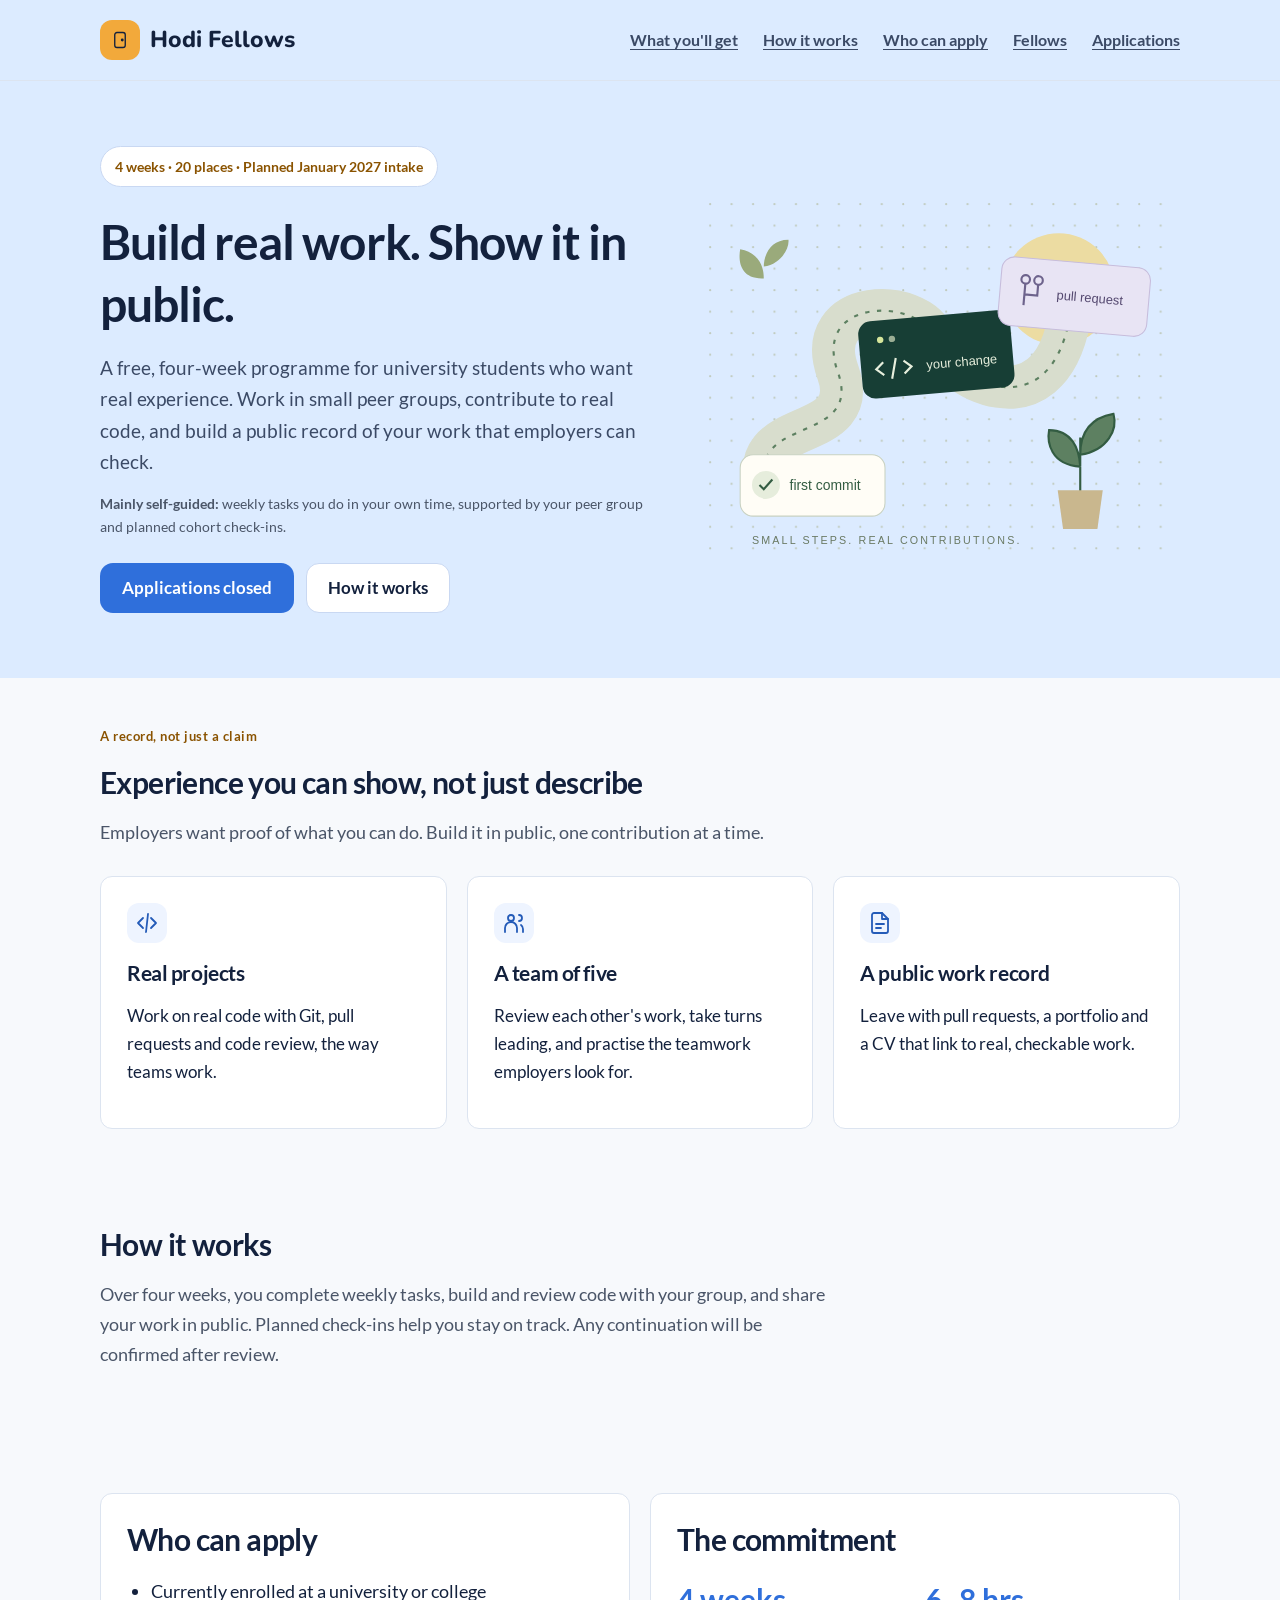
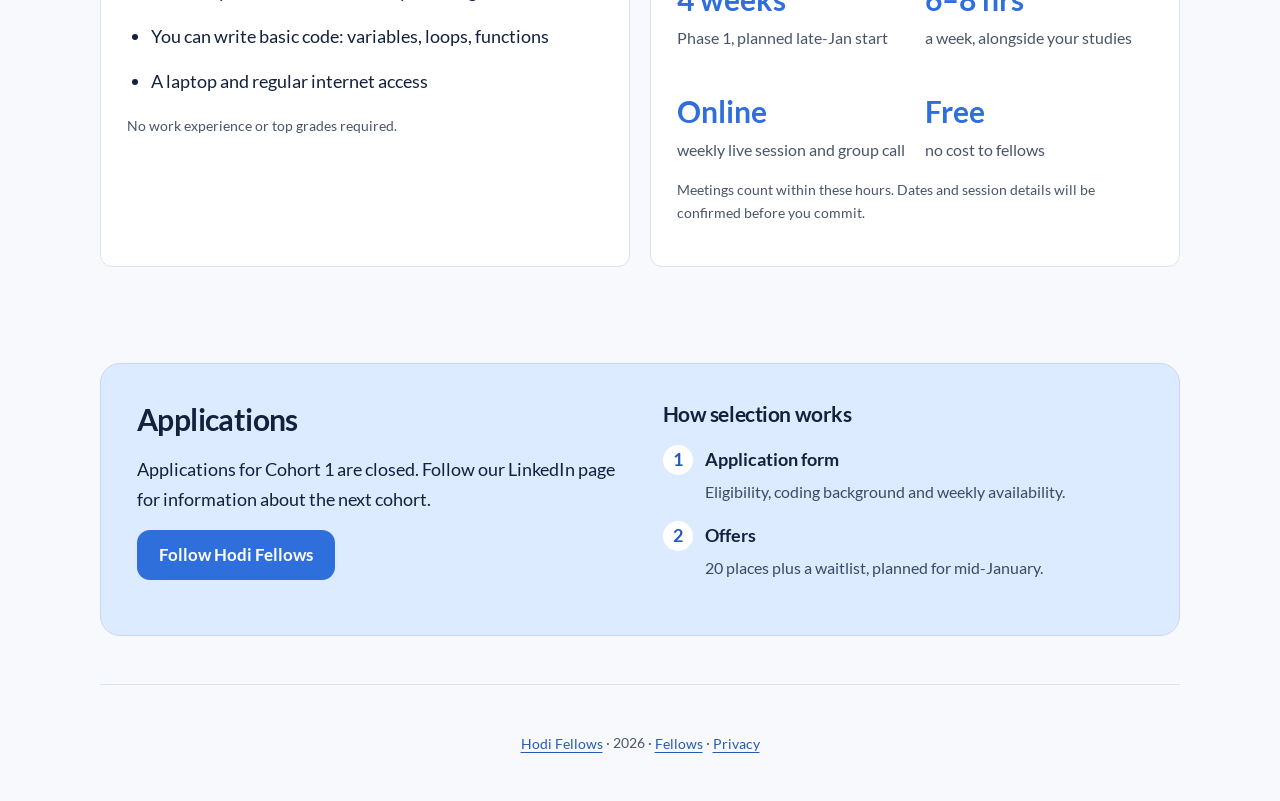
<file: index.html>
<!doctype html>
<html lang="en">
  <head>
    <meta charset="utf-8" />
    <meta name="viewport" content="width=device-width, initial-scale=1" />
    <meta
      name="description"
      content="A free programme helping university students gain practical experience, contribute to real projects and show their work in public."
    />
    <meta name="theme-color" content="#DCEBFF" />
    <title>Hodi Fellows | Build real work and show it in public</title>
    <link rel="icon" href="assets/brand/favicon.svg" type="image/svg+xml" />
    <link rel="icon" href="assets/brand/favicon-32.png" sizes="32x32" type="image/png" />
    <link rel="apple-touch-icon" href="assets/brand/apple-touch-icon.png" />
    <link rel="preload" href="assets/fonts/nunito-latin.woff2" as="font" type="font/woff2" crossorigin />
    <link rel="preload" href="assets/fonts/lato-400-latin.woff2" as="font" type="font/woff2" crossorigin />
    <link rel="preload" href="assets/fonts/lato-700-latin.woff2" as="font" type="font/woff2" crossorigin />
    <link rel="stylesheet" href="assets/styles.css" />
    <script type="module" src="assets/site.js?v=closed-20261125"></script>
  </head>
  <body>
    <a class="skip-link" href="#main">Skip to content</a>
    <header class="site-header">
      <nav class="container nav" aria-label="Main navigation">
        <a class="brand" href="index.html"
          ><span class="logo" data-icon="door"><svg viewBox="0 0 24 24" width="24" height="24" fill="none" stroke="currentColor" stroke-width="1.8" stroke-linecap="round" stroke-linejoin="round" aria-hidden="true" focusable="false"><rect x="5" y="2" width="14" height="20" rx="3"/><circle cx="15" cy="12" r="1"/></svg></span>Hodi Fellows</a
        >
        <button
          class="button secondary menu-toggle"
          type="button"
          aria-controls="nav-links"
          aria-expanded="false"
          aria-label="Open navigation"
        >
          <span data-icon="menu"><svg viewBox="0 0 24 24" width="24" height="24" fill="none" stroke="currentColor" stroke-width="1.8" stroke-linecap="round" stroke-linejoin="round" aria-hidden="true" focusable="false"><path d="M4 6h16M4 12h16M4 18h16"/></svg></span>
        </button>
        <div id="nav-links" class="nav-links">
          <a href="#record">What you'll get</a><a href="#how">How it works</a
          ><a href="#who">Who can apply</a
          ><a href="fellows/">Fellows</a
          ><a href="#apply">Applications</a>
        </div>
      </nav>
    </header>
    <main id="main">
      <section class="hero">
        <div class="container hero-grid">
          <div>
            <p class="pill">
              4 weeks &middot; 20 places &middot; Planned January 2027 intake
            </p>
            <h1>Build real work. Show it in public.</h1>
            <p class="lead">
              A free, four-week programme for university students who want real
              experience. Work in small peer groups, contribute to real code, and
              build a public record of your work that employers can check.
            </p>
            <p class="small">
              <strong>Mainly self-guided:</strong> weekly tasks you do in your own
              time, supported by your peer group and planned cohort check-ins.
            </p>
            <div class="actions">
              <a class="button primary" href="#apply"
                >Applications closed</a
              ><a class="button secondary" href="#how">How it works</a>
            </div>
          </div>
          <div class="hero-art">
            <img
              src="assets/hodi-learning-path.svg"
              width="440"
              height="330"
              alt="A winding learning path from a first commit, through your code change, to a pull request."
            />
          </div>
        </div>
      </section>
      <section id="record" class="container section">
        <p class="eyebrow">A record, not just a claim</p>
        <h2>Experience you can show, not just describe</h2>
        <p class="section-intro">
          Employers want proof of what you can do. Build it in public, one
          contribution at a time.
        </p>
        <div class="three-grid">
          <article class="card">
            <span class="icon-tile" data-icon="code"><svg viewBox="0 0 24 24" width="24" height="24" fill="none" stroke="currentColor" stroke-width="1.8" stroke-linecap="round" stroke-linejoin="round" aria-hidden="true" focusable="false"><path d="m8 7-5 5 5 5m8-10 5 5-5 5m-3-14-2 18"/></svg></span>
            <h3>Real projects</h3>
            <p>
              Work on real code with Git, pull requests and code review, the
              way teams work.
            </p>
          </article>
          <article class="card">
            <span class="icon-tile" data-icon="people"><svg viewBox="0 0 24 24" width="24" height="24" fill="none" stroke="currentColor" stroke-width="1.8" stroke-linecap="round" stroke-linejoin="round" aria-hidden="true" focusable="false"><circle cx="9" cy="7" r="3"/><path d="M3 21v-4a6 6 0 0 1 12 0v4m2-17a3 3 0 0 1 0 6m2 4a5 5 0 0 1 2 4v3"/></svg></span>
            <h3>A team of five</h3>
            <p>
              Review each other's work, take turns leading, and practise the
              teamwork employers look for.
            </p>
          </article>
          <article class="card">
            <span class="icon-tile" data-icon="file"><svg viewBox="0 0 24 24" width="24" height="24" fill="none" stroke="currentColor" stroke-width="1.8" stroke-linecap="round" stroke-linejoin="round" aria-hidden="true" focusable="false"><path d="M14 2H6a2 2 0 0 0-2 2v16a2 2 0 0 0 2 2h12a2 2 0 0 0 2-2V8Z"/><path d="M14 2v6h6M8 13h8m-8 4h5"/></svg></span>
            <h3>A public work record</h3>
            <p>
              Leave with pull requests, a portfolio and a CV that link to real,
              checkable work.
            </p>
          </article>
        </div>
      </section>
      <section id="how" class="container section">
        <h2>How it works</h2>
        <p class="section-intro">
          Over four weeks, you complete weekly tasks, build and review code with
          your group, and share your work in public. Planned check-ins help you
          stay on track. Any continuation will be confirmed after review.
        </p>
      </section>
      <section id="who" class="container section two-grid">
        <article class="card">
          <h2>Who can apply</h2>
          <ul class="comfortable-list">
            <li>Currently enrolled at a university or college</li>
            <li>You can write basic code: variables, loops, functions</li>
            <li>A laptop and regular internet access</li>
          </ul>
          <p class="small">No work experience or top grades required.</p>
        </article>
        <article class="card">
          <h2>The commitment</h2>
          <div class="stats">
            <p><strong>4 weeks</strong>Phase 1, planned late-Jan start</p>
            <p><strong>6&ndash;8 hrs</strong>a week, alongside your studies</p>
            <p><strong>Online</strong>weekly live session and group call</p>
            <p><strong>Free</strong>no cost to fellows</p>
          </div>
          <p class="small">
            Meetings count within these hours. Dates and session details will be
            confirmed before you commit.
          </p>
        </article>
      </section>
      <section id="apply" class="container section">
        <div class="apply-panel">
          <div>
            <h2>Applications</h2>
            <p>
              Applications for Cohort 1 are closed. Follow our LinkedIn page
              for information about the next cohort.
            </p>
            <a class="button primary" href="https://www.linkedin.com/company/hodi-fellows" target="_blank" rel="noopener noreferrer"
              >Follow Hodi Fellows</a
            >
          </div>
          <div>
            <h3>How selection works</h3>
            <ol class="selection">
              <li>
                <strong>Application form</strong>
                <p>Eligibility, coding background and weekly availability.</p>
              </li>
              <li>
                <strong>Offers</strong>
                <p>20 places plus a waitlist, planned for mid-January.</p>
              </li>
            </ol>
          </div>
        </div>
      </section>
    </main>
    <footer class="container footer compact-footer">
      <p>
        <a href="index.html">Hodi Fellows</a> &middot; 2026 &middot;
        <a href="fellows/">Fellows</a> &middot;
        <a href="privacy.html">Privacy</a>
      </p>
    </footer>
  </body>
</html>
</file>
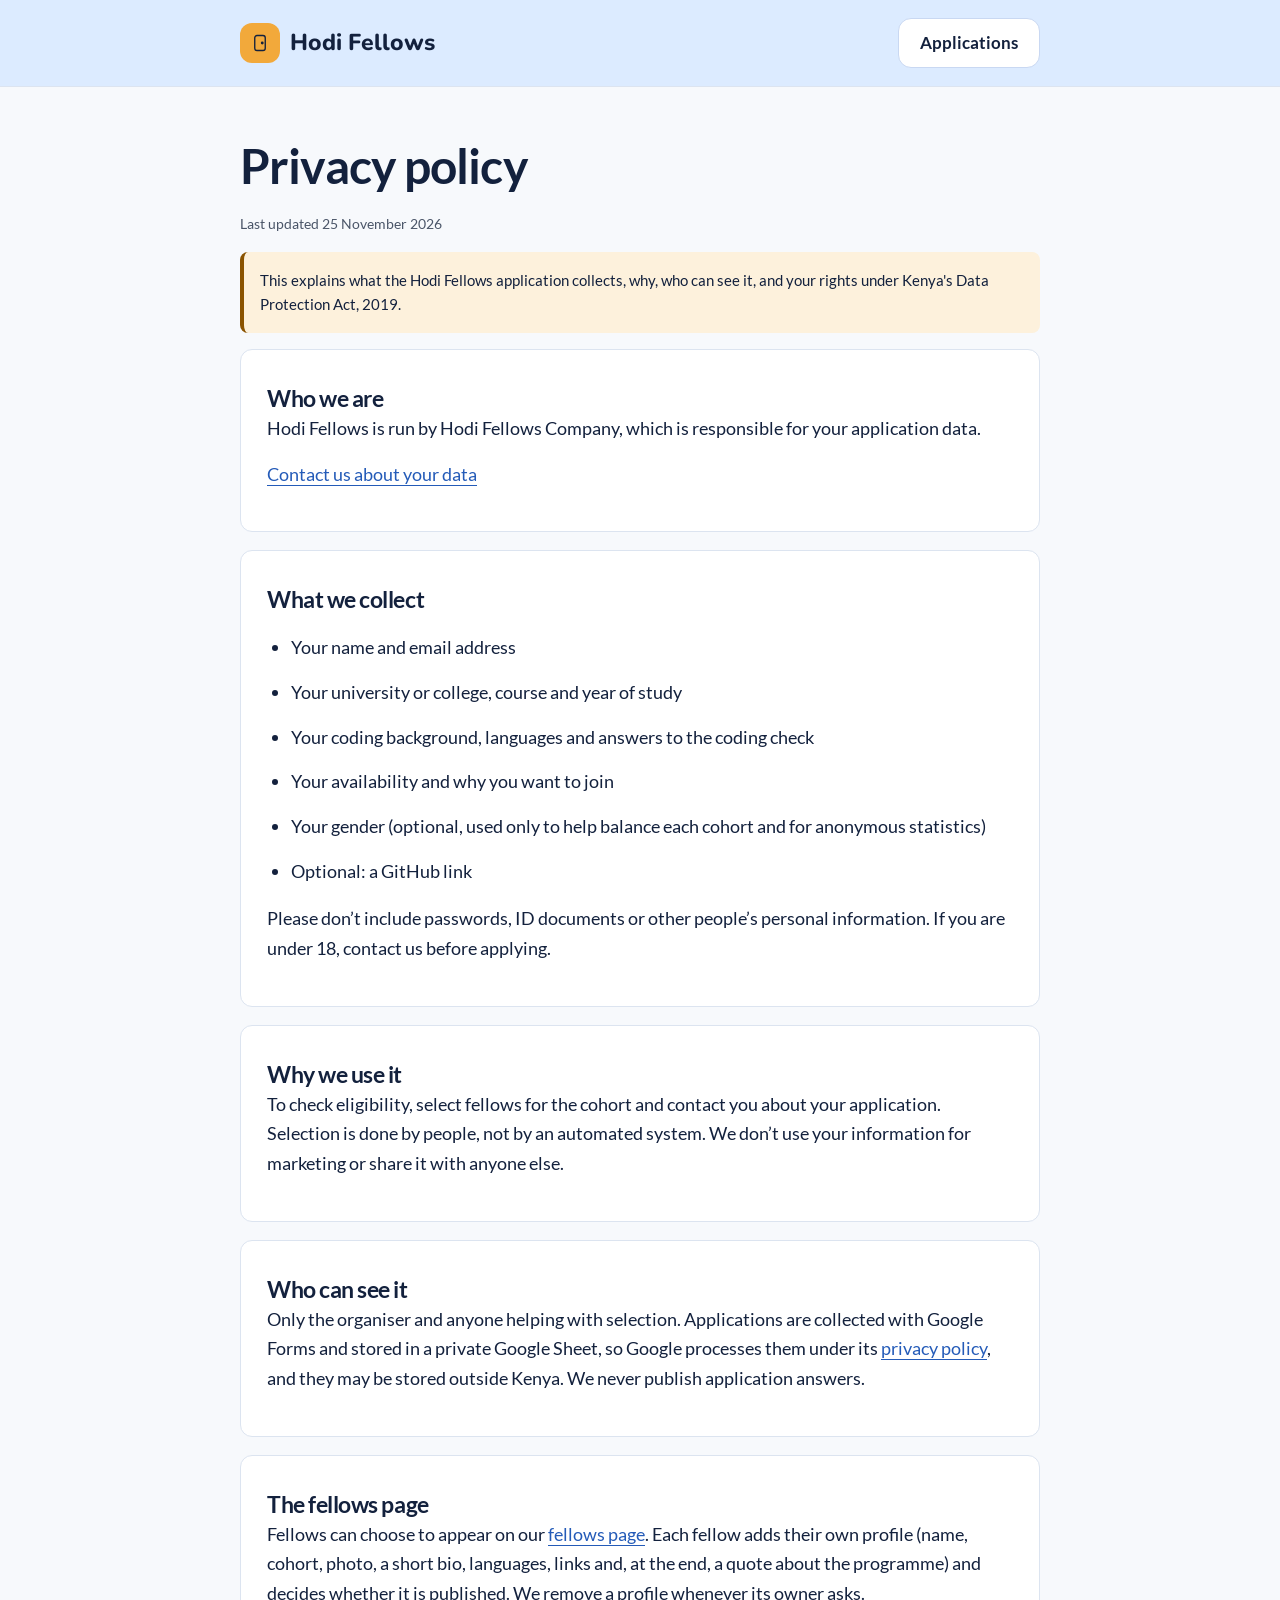
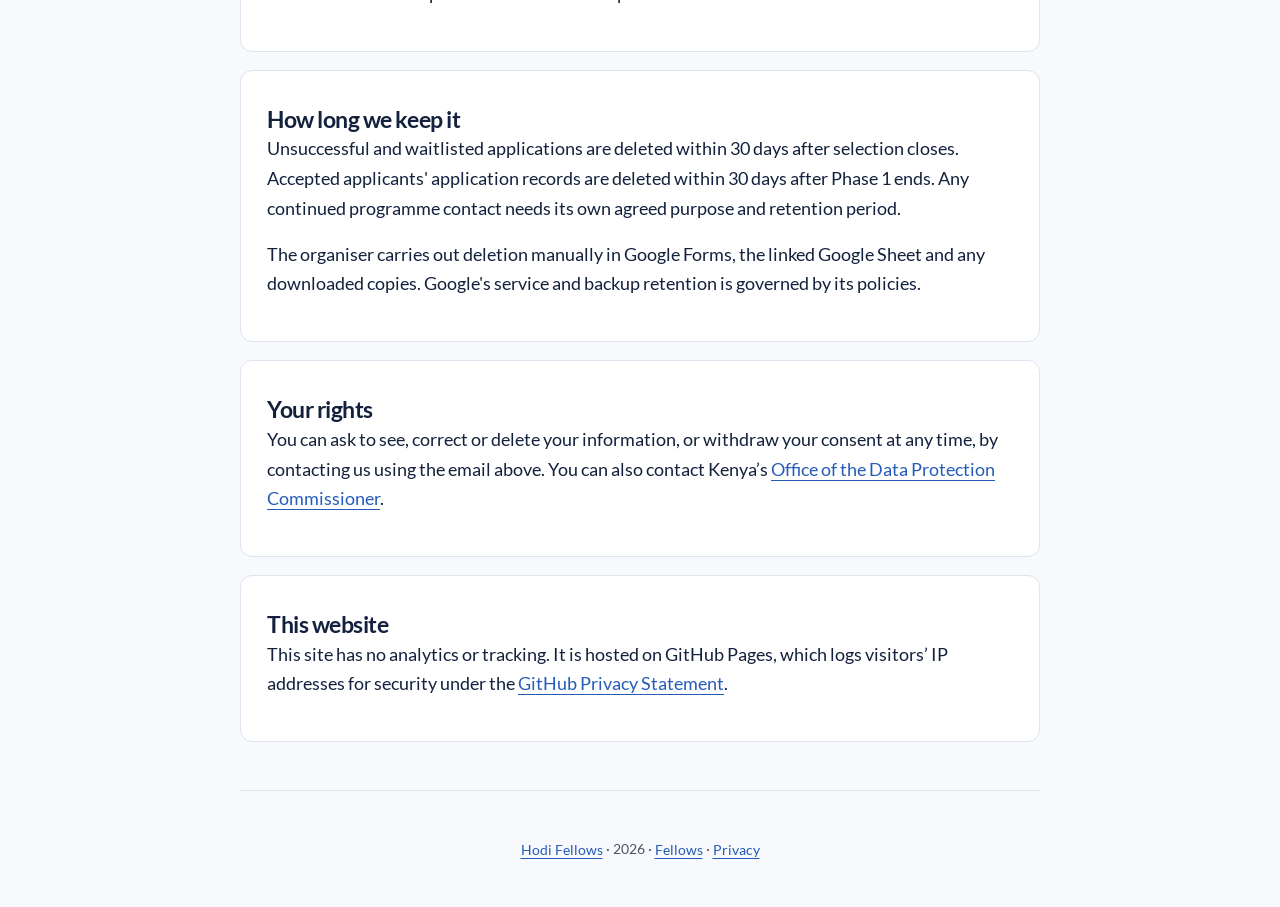
<file: privacy.html>
<!doctype html>
<html lang="en">
  <head>
    <meta charset="utf-8" />
    <meta name="viewport" content="width=device-width, initial-scale=1" />
    <meta
      name="description"
      content="Privacy policy for Hodi Fellows applications."
    />
    <meta name="theme-color" content="#DCEBFF" />
    <title>Privacy policy | Hodi Fellows</title>
    <link rel="icon" href="assets/brand/favicon.svg" type="image/svg+xml" />
    <link rel="icon" href="assets/brand/favicon-32.png" sizes="32x32" type="image/png" />
    <link rel="apple-touch-icon" href="assets/brand/apple-touch-icon.png" />
    <link rel="preload" href="assets/fonts/nunito-latin.woff2" as="font" type="font/woff2" crossorigin />
    <link rel="preload" href="assets/fonts/lato-400-latin.woff2" as="font" type="font/woff2" crossorigin />
    <link rel="preload" href="assets/fonts/lato-700-latin.woff2" as="font" type="font/woff2" crossorigin />
    <link rel="stylesheet" href="assets/styles.css" />
    <script type="module" src="assets/site.js?v=closed-20261125"></script>
  </head>
  <body>
    <a class="skip-link" href="#main">Skip to privacy policy</a>
    <header class="site-header">
      <nav
        class="container nav application-page"
        aria-label="Privacy navigation"
      >
        <a class="brand" href="index.html"
          ><span class="logo" data-icon="door"><svg viewBox="0 0 24 24" width="24" height="24" fill="none" stroke="currentColor" stroke-width="1.8" stroke-linecap="round" stroke-linejoin="round" aria-hidden="true" focusable="false"><rect x="5" y="2" width="14" height="20" rx="3"/><circle cx="15" cy="12" r="1"/></svg></span>Hodi Fellows</a
        >
        <a class="button secondary" href="index.html#apply"
          >Applications</a
        >
      </nav>
    </header>
    <main id="main" class="container section application-page">
      <h1>Privacy policy</h1>
      <p class="small">Last updated 25 November 2026</p>
      <p class="notice" id="privacy-status">
        This explains what the Hodi Fellows application collects, why, who can
        see it, and your rights under Kenya's Data Protection Act, 2019.
      </p>
      <div class="application-fields">
        <section class="card">
          <h2>Who we are</h2>
          <p>
            Hodi Fellows is run by <span data-privacy-controller>Hodi Fellows Company</span>, which is responsible for your application data.
          </p>
          <p>
            <span data-config-link="contactEmail" data-label="Contact us about your data"></span>
          </p>
        </section>
        <section class="card">
          <h2>What we collect</h2>
          <ul class="comfortable-list">
            <li>Your name and email address</li>
            <li>Your university or college, course and year of study</li>
            <li>Your coding background, languages and answers to the coding check</li>
            <li>Your availability and why you want to join</li>
            <li>Your gender (optional, used only to help balance each cohort and for anonymous statistics)</li>
            <li>Optional: a GitHub link</li>
          </ul>
          <p>
            Please don&rsquo;t include passwords, ID documents or other people&rsquo;s personal information. If you are under 18, contact us before applying.
          </p>
        </section>
        <section class="card">
          <h2>Why we use it</h2>
          <p>
            To check eligibility, select fellows for the cohort and contact you about your application. Selection is done by people, not by an automated system. We don&rsquo;t use your information for marketing or share it with anyone else.
          </p>
        </section>
        <section class="card">
          <h2>Who can see it</h2>
          <p>
            Only the organiser and anyone helping with selection. Applications are collected with Google Forms and stored in a private Google Sheet, so Google processes them under its <a href="https://policies.google.com/privacy" target="_blank" rel="noopener noreferrer">privacy policy</a>, and they may be stored outside Kenya. We never publish application answers.
          </p>
        </section>
        <section class="card">
          <h2>The fellows page</h2>
          <p>
            Fellows can choose to appear on our <a href="fellows/">fellows page</a>. Each fellow adds their own profile (name, cohort, photo, a short bio, languages, links and, at the end, a quote about the programme) and decides whether it is published. We remove a profile whenever its owner asks.
          </p>
        </section>
        <section class="card">
          <h2>How long we keep it</h2>
          <p>
            Unsuccessful and waitlisted applications are deleted within 30 days
            after selection closes. Accepted applicants' application records are
            deleted within 30 days after Phase 1 ends. Any continued programme
            contact needs its own agreed purpose and retention period.
          </p>
          <p>
            The organiser carries out deletion manually in Google Forms, the
            linked Google Sheet and any downloaded copies. Google's service and
            backup retention is governed by its policies.
          </p>
        </section>
        <section class="card">
          <h2>Your rights</h2>
          <p>
            You can ask to see, correct or delete your information, or withdraw your consent at any time, by contacting us using the email above. You can also contact Kenya&rsquo;s <a href="https://www.odpc.go.ke/" target="_blank" rel="noopener noreferrer">Office of the Data Protection Commissioner</a>.
          </p>
        </section>
        <section class="card">
          <h2>This website</h2>
          <p>
            This site has no analytics or tracking. It is hosted on GitHub Pages, which logs visitors&rsquo; IP addresses for security under the <a href="https://docs.github.com/en/site-policy/privacy-policies/github-general-privacy-statement" target="_blank" rel="noopener noreferrer">GitHub Privacy Statement</a>.
          </p>
        </section>
      </div>
    </main>
    <footer class="container footer compact-footer application-page">
      <p>
        <a href="index.html">Hodi Fellows</a> &middot; 2026 &middot;
        <a href="fellows/">Fellows</a> &middot;
        <a href="privacy.html" aria-current="page">Privacy</a>
      </p>
    </footer>
  </body>
</html>
</file>
<file: assets/styles.css>
@font-face {
  font-family: Lato;
  src: url("fonts/lato-400-latin.woff2") format("woff2");
  font-weight: 400;
  font-style: normal;
  font-display: swap;
}
@font-face {
  font-family: Lato;
  src: url("fonts/lato-700-latin.woff2") format("woff2");
  font-weight: 700;
  font-style: normal;
  font-display: swap;
}
@font-face {
  font-family: Nunito;
  src: url("fonts/nunito-latin.woff2") format("woff2");
  font-weight: 400 800;
  font-style: normal;
  font-display: swap;
}
@font-face {
  font-family: "JetBrains Mono";
  src: url("fonts/jetbrains-mono-latin.woff2") format("woff2");
  font-weight: 400 500;
  font-style: normal;
  font-display: swap;
}
:root {
  --sky: #dcebff;
  --sky-soft: #eef4ff;
  --page: #f7f9fc;
  --white: #ffffff;
  --ink: #13213d;
  --ink-2: #3b4a66;
  --muted: #4a5568;
  --blue: #2f6fdb;
  --saffron: #f2a93b;
  --saffron-soft: #fdf1dc;
  --saffron-light: #f7c873;
  --saffron-text: #8a5300;
  --saffron-line: #f2c77a;
  --line: #dce4f0;
  --line-strong: #c9d8f2;
  --task-surface: #fcfdff;
  --code-text: #e5e9ff;
  --link: #245bb8;
}
* {
  box-sizing: border-box;
}
html {
  scroll-behavior: smooth;
  scroll-padding-top: 1rem;
}
body {
  margin: 0;
  background: var(--page);
  color: var(--ink);
  font-family: Lato, system-ui, sans-serif;
  font-size: 18px;
  line-height: 1.65;
}
h1,
h2,
h3,
h4 {
  line-height: 1.3;
  font-weight: 700;
  letter-spacing: -0.02em;
  margin: 0 0 1rem;
}
h1 {
  font-size: clamp(32px, 4vw, 48px);
}
h2 {
  font-size: clamp(24px, 2.6vw, 30px);
}
h3 {
  font-size: 21px;
}
h4 {
  font-size: 19px;
}
p {
  margin: 0 0 1rem;
}
a {
  color: var(--link);
  text-underline-offset: 0.2em;
  overflow-wrap: anywhere;
}
a:hover {
  text-decoration-thickness: 2px;
}
button,
a {
  touch-action: manipulation;
}
button {
  font: inherit;
}
button:disabled {
  opacity: 1;
  cursor: not-allowed;
  background: var(--ink-2);
  color: white;
}
:focus-visible {
  outline: 3px solid var(--ink);
  outline-offset: 4px;
}
[hidden] {
  display: none !important;
}
svg {
  vertical-align: middle;
  flex-shrink: 0;
}
a svg {
  width: 18px;
  height: 18px;
}
.container {
  width: min(1080px, calc(100% - 64px));
  margin-inline: auto;
}
.section {
  padding-block: 48px;
}
.site-header {
  background: var(--sky);
  border-bottom: 1px solid var(--line);
}
.nav {
  display: flex;
  gap: 20px;
  align-items: center;
  justify-content: space-between;
  padding-block: 18px;
  flex-wrap: wrap;
}
.brand {
  font-family: Nunito, system-ui, sans-serif;
  display: inline-flex;
  align-items: center;
  gap: 10px;
  font-weight: 800;
  font-size: 23px;
  color: var(--ink);
  text-decoration: none;
  min-height: 44px;
}
.logo {
  display: grid;
  place-items: center;
  width: 40px;
  height: 40px;
  background: var(--saffron);
  border-radius: 12px;
  flex-shrink: 0;
}
.nav-links {
  display: flex;
  gap: 25px;
  flex-wrap: wrap;
}
.nav-links a {
  display: inline-flex;
  align-items: center;
  min-height: 44px;
  font-size: 16px;
  font-weight: 700;
  color: var(--ink-2);
}
.nav .menu-toggle {
  display: none;
  padding: 10px;
  min-width: 44px;
  min-height: 44px;
}
.button {
  display: inline-flex;
  align-items: center;
  justify-content: center;
  text-align: center;
  gap: 8px;
  min-height: 48px;
  padding: 12px 21px;
  border: 1px solid transparent;
  border-radius: 13px;
  text-decoration: none;
  font-weight: 800;
  font-size: 17px;
  line-height: 1.4;
  cursor: pointer;
}
.primary {
  background: var(--blue);
  color: white;
}
.primary:hover:not(:disabled) {
  background: var(--link);
}
.secondary {
  background: white;
  color: var(--ink);
  border-color: var(--line-strong);
}
.hero {
  background: var(--sky);
  padding-block: 65px;
}
.hero-grid {
  display: grid;
  grid-template-columns: 1.18fr 1fr;
  align-items: center;
  gap: 50px;
}
.hero-grid > div {
  min-width: 0;
}
.hero-art {
  display: grid;
  place-items: center;
}
.hero-art img {
  display: block;
  width: 100%;
  max-width: 500px;
  height: auto;
}
.lead {
  font-size: 19px;
  color: var(--ink-2);
  max-width: 660px;
}
.highlight {
  box-shadow: inset 0 -0.28em 0 var(--saffron);
}
.pill {
  display: inline-block;
  font-size: 14px;
  font-weight: 800;
  color: var(--saffron-text);
  background: white;
  border: 1px solid var(--line-strong);
  border-radius: 99px;
  padding: 8px 14px;
  margin-bottom: 24px;
}
.actions {
  display: flex;
  flex-wrap: wrap;
  gap: 12px;
  margin-top: 25px;
}
.card {
  background: white;
  border: 1px solid var(--line);
  border-radius: 12px;
  padding: 26px;
  min-width: 0;
}
.icon-tile {
  display: inline-grid;
  place-items: center;
  width: 40px;
  height: 40px;
  color: var(--link);
  background: var(--sky-soft);
  border-radius: 12px;
  margin-bottom: 16px;
}
.four-grid .card:nth-child(even) .icon-tile {
  background: var(--saffron-soft);
  color: var(--saffron-text);
}
.small {
  font-size: 14px;
  line-height: 1.6;
  color: var(--muted);
}
.eyebrow {
  font-family: inherit;
  font-size: 13px;
  color: var(--saffron-text);
  font-weight: 700;
  letter-spacing: 0.04em;
}
.section-intro {
  max-width: 730px;
  color: var(--muted);
  margin-bottom: 28px;
}
.four-grid,
.three-grid,
.two-grid {
  display: grid;
  gap: 20px;
}
.four-grid {
  grid-template-columns: repeat(4, 1fr);
}
.three-grid {
  grid-template-columns: repeat(3, 1fr);
}
.stage-grid .card:nth-child(1) {
  background: var(--sky);
}
.stage-grid .card:nth-child(2) {
  background: var(--saffron-soft);
}
.stage-grid .card:nth-child(3) {
  background: var(--sky-soft);
}
.stage-grid .card:nth-child(odd) .eyebrow {
  color: var(--link);
}
.two-grid {
  grid-template-columns: 1fr 1fr;
}
.disclosure {
  border-bottom: 1px solid var(--line);
  padding-block: 16px;
}
.disclosure summary {
  display: flex;
  align-items: center;
  min-height: 44px;
  cursor: pointer;
  font-weight: 700;
}
.disclosure summary::after {
  content: "+";
  margin-left: auto;
  padding-left: 16px;
}
.disclosure[open] summary {
  margin-bottom: 12px;
}
.disclosure[open] summary::after {
  content: "-";
}
.footer #organiser a {
  display: inline-flex;
  align-items: center;
  min-height: 44px;
}
.four-grid p,
.three-grid p {
  font-size: 17px;
}
.three-grid a {
  display: inline-flex;
  align-items: center;
  min-height: 44px;
  font-size: 16px;
  font-weight: 800;
}
.comfortable-list {
  padding-left: 24px;
}
.comfortable-list li {
  margin-bottom: 15px;
}
.stats {
  display: grid;
  grid-template-columns: 1fr 1fr;
  gap: 20px;
}
.stats p {
  font-size: 16px;
  color: var(--muted);
}
.stats strong {
  display: block;
  font-size: 30px;
  color: var(--blue);
}
.apply-panel {
  background: var(--sky);
  border: 1px solid var(--line-strong);
  border-radius: 20px;
  padding: 36px;
  display: grid;
  grid-template-columns: 1fr 1fr;
  gap: 45px;
}
.application-page {
  width: min(800px, calc(100% - 64px));
}
.application-form {
  background: var(--white);
  border: 1px solid var(--line);
  border-radius: 12px;
  padding: 20px;
  margin-bottom: 20px;
}
.application-form fieldset {
  min-width: 0;
  border: 0;
  padding: 0;
  margin: 0;
}
.application-form legend,
.application-form label {
  font-size: 15px;
  font-weight: 700;
  color: var(--ink);
}
.application-form legend {
  padding: 0 0 12px;
}
.application-fields {
  display: grid;
  gap: 18px;
}
.application-fields h2 {
  margin: 8px 0 0;
  font-size: 23px;
}
.application-options {
  display: grid;
  grid-template-columns: repeat(2, minmax(0, 1fr));
  gap: 8px 16px;
}
.application-form label {
  display: block;
  margin-bottom: 6px;
}
.application-form input:not([type="checkbox"]),
.application-form select {
  width: 100%;
  min-height: 44px;
  padding: 10px;
  border: 1px solid var(--line-strong);
  border-radius: 6px;
  background: var(--white);
  color: var(--ink-2);
  font: inherit;
  font-size: 16px;
  opacity: 1;
  -webkit-text-fill-color: var(--ink-2);
}
.application-form .application-option {
  display: flex;
  align-items: center;
  gap: 10px;
  min-height: 44px;
  font-weight: 400;
}
.application-option input {
  width: 18px;
  height: 18px;
  flex-shrink: 0;
}
.application-form .small {
  margin-block: 6px 0;
}
#application-preview-note {
  padding-top: 18px;
}
.selection {
  list-style: none;
  padding: 0;
  counter-reset: selection;
}
.selection li {
  counter-increment: selection;
  position: relative;
  padding-left: 42px;
}
.selection li:before {
  content: counter(selection);
  position: absolute;
  left: 0;
  top: 0;
  background: white;
  border-radius: 50%;
  width: 30px;
  height: 30px;
  text-align: center;
  font-weight: 800;
  color: var(--link);
}
.selection p {
  font-size: 16px;
  color: var(--ink-2);
  margin-top: 4px;
}
.notice {
  background: var(--saffron-soft);
  color: var(--ink);
  border-left: 4px solid var(--saffron-text);
  border-radius: 8px;
  padding: 16px;
  font-size: 15px;
}
.unavailable {
  display: block;
  font-size: 15px;
  color: var(--ink-2);
}
.error {
  border-left-color: #a32121;
  background: #fff0f0;
  color: #811818;
}
.footer {
  padding-block: 36px;
  border-top: 1px solid var(--line);
  display: flex;
  flex-wrap: wrap;
  gap: 16px 24px;
  align-items: center;
  font-size: 14px;
  color: var(--muted);
}
.footer p {
  margin: 0;
}
.compact-footer {
  justify-content: center;
  text-align: center;
}
.compact-footer a {
  display: inline-flex;
  align-items: center;
  min-height: 44px;
}
.footer > a:not(.brand) {
  min-height: 44px;
  display: inline-flex;
  align-items: center;
}
.skip-link {
  position: fixed;
  z-index: 10;
  top: 8px;
  left: 8px;
  padding: 12px;
  background: white;
  border: 2px solid var(--ink);
  transform: translateY(-160%);
}
.skip-link:focus {
  transform: translateY(0);
}
.week-hero {
  background: var(--sky);
  padding-block: 32px 40px;
}
.week-hero > .container,
.week-layout,
.week-footer,
.application-page {
  width: min(800px, calc(100% - 64px));
}
.week-toolbar {
  position: relative;
  display: flex;
  flex-wrap: wrap;
  align-items: center;
  gap: 16px;
  margin-bottom: 36px;
}
.week-switcher {
  margin-left: auto;
}
.week-switcher summary {
  display: flex;
  align-items: center;
  gap: 10px;
  min-height: 44px;
  padding: 10px 14px;
  background: var(--white);
  border: 1px solid var(--line-strong);
  border-radius: 8px;
  cursor: pointer;
  font-size: 15px;
  font-weight: 700;
}
.week-switcher summary::-webkit-details-marker {
  display: none;
}
.week-switcher summary svg {
  width: 16px;
  height: 16px;
}
.week-switcher[open] summary svg {
  transform: rotate(180deg);
}
.week-pills {
  position: absolute;
  z-index: 2;
  top: calc(100% + 10px);
  right: 0;
  display: grid;
  grid-template-columns: repeat(2, minmax(0, 1fr));
  gap: 8px;
  width: min(440px, 100%);
  padding: 12px;
  background: var(--white);
  border: 1px solid var(--line-strong);
  border-radius: 12px;
  box-shadow: 0 8px 24px #13213d18;
}
.week-pills a {
  min-width: 44px;
  min-height: 44px;
  padding: 9px 13px;
  background: white;
  border: 1px solid var(--line-strong);
  border-radius: 6px;
  font-size: 14px;
  text-align: left;
  text-decoration: none;
  color: var(--ink);
}
.week-pills a[aria-current="page"] {
  background: var(--saffron);
  border-color: var(--saffron-text);
  font-weight: 700;
}
.week-heading {
  display: grid;
  grid-template-columns: minmax(0, 1fr);
  gap: 24px;
  align-items: start;
}
.week-heading h1 {
  font-size: clamp(28px, 3vw, 36px);
}
.week-heading .eyebrow {
  display: inline-block;
  color: var(--saffron-text);
  font-size: 14px;
}
.progress-card {
  display: grid;
  grid-template-columns: minmax(0, 1fr) auto;
  align-items: center;
  gap: 0 16px;
}
.progress-card h2 {
  font-size: 20px;
  margin: 0;
}
.progress-card progress,
.progress-card #progress-summary,
.progress-card .small {
  grid-column: 1 / -1;
}
.progress-number {
  font-size: 26px;
  font-weight: 700;
  line-height: 1.2;
  margin: 0;
  color: var(--blue);
}
progress {
  display: block;
  width: 100%;
  height: 12px;
  accent-color: var(--blue);
  border: 0;
  border-radius: 99px;
  overflow: hidden;
  background: var(--sky-soft);
  margin-block: 16px;
}
progress::-webkit-progress-bar {
  background: var(--sky-soft);
}
progress::-webkit-progress-value {
  background: var(--blue);
  border-radius: 99px;
}
progress::-moz-progress-bar {
  background: var(--blue);
}
.progress-card p:last-child {
  margin: 0;
}
#progress-summary {
  font-size: 15px;
  font-weight: 700;
}
.week-layout {
  display: grid;
  grid-template-columns: minmax(0, 1fr);
  gap: 40px;
  align-items: start;
}
.task {
  background: white;
  border: 1.5px solid var(--sky-soft);
  border-radius: 12px;
  margin-bottom: 18px;
  overflow: hidden;
}
.task[data-complete="true"] {
  border-color: var(--line-strong);
}
.task[data-complete="true"] .task-title {
  text-decoration: line-through;
}
.task[data-open="true"] {
  border-color: var(--blue);
}
.task-head {
  display: flex;
  align-items: center;
  gap: 6px;
  padding: 10px;
}
.tick {
  display: grid;
  place-items: center;
  flex: 0 0 44px;
  width: 44px;
  height: 44px;
  background: white;
  color: var(--ink);
  border: 2px solid var(--blue);
  border-radius: 8px;
  cursor: pointer;
}
.tick svg {
  opacity: 0;
}
.tick[aria-pressed="true"] {
  background: var(--blue);
  border-color: var(--blue);
  color: white;
}
.tick[aria-pressed="true"] svg {
  opacity: 1;
}
.task-toggle {
  display: grid;
  grid-template-columns: 30px minmax(0, 1fr) auto 20px;
  align-items: center;
  gap: 10px;
  border: 0;
  min-height: 64px;
  width: 100%;
  padding: 8px;
  background: white;
  text-align: left;
  color: var(--ink);
  cursor: pointer;
  border-radius: 10px;
}
.task-number {
  font-size: 13px;
  font-weight: 700;
  background: var(--saffron-soft);
  color: var(--ink);
  width: 30px;
  height: 30px;
  display: grid;
  place-items: center;
  border-radius: 8px;
}
.task:nth-child(3n + 1) .task-number {
  background: var(--sky-soft);
}
.task:nth-child(3n + 2) .task-number {
  background: var(--saffron);
}
.task-title {
  display: block;
  font-size: 18px;
  font-weight: 700;
  line-height: 1.3;
}
.task-detail {
  display: block;
  font-size: 14px;
  line-height: 1.5;
  color: var(--muted);
  margin-top: 4px;
}
.time-pill {
  font-size: 12px;
  font-weight: 400;
  padding: 5px 8px;
  background: var(--saffron-soft);
  border-radius: 99px;
  white-space: nowrap;
  color: var(--ink);
}
.task-toggle svg {
  width: 20px;
}
.task-toggle[aria-expanded="true"] > .chevron {
  transform: rotate(180deg);
}
.task-body {
  padding: 12px 24px 24px;
  border-top: 2px dashed var(--sky-soft);
  background: var(--task-surface);
}
.why {
  padding: 14px;
  background: var(--sky-soft);
  border-radius: 12px;
  font-size: 16px;
  margin-top: 8px;
}
.why strong {
  color: var(--link);
}
.steps {
  padding: 0;
  font-size: 16px;
  list-style: none;
  counter-reset: steps;
}
.steps li {
  position: relative;
  padding-left: 38px;
  margin-block: 16px;
  counter-increment: steps;
}
.steps li::before {
  content: counter(steps);
  position: absolute;
  left: 0;
  top: 0;
  display: grid;
  place-items: center;
  background: var(--blue);
  color: white;
  font-size: 12px;
  font-weight: 700;
  width: 26px;
  height: 26px;
  border-radius: 50%;
}
.steps strong {
  display: block;
  color: var(--ink);
}
.choices {
  display: grid;
  gap: 12px;
  margin-block: 16px;
}
.choice {
  padding: 16px;
  border: 1px solid var(--line-strong);
  border-radius: 12px;
  background: var(--page);
  font-size: 15px;
}
.choice h4 {
  font-size: 17px;
  margin-bottom: 6px;
}
.done-when {
  background: var(--saffron-soft);
  padding: 16px;
  border-radius: 12px;
  font-size: 16px;
}
.done-when strong {
  color: var(--ink);
  display: block;
  margin-bottom: 5px;
}
.resource-links {
  list-style: none;
  padding: 0;
  margin: 0;
}
.resource-links a {
  display: inline-flex;
  gap: 8px;
  align-items: center;
  min-height: 44px;
  font-size: 16px;
}
pre {
  background: var(--ink);
  color: var(--code-text);
  padding: 18px;
  border-radius: 12px;
  overflow: auto;
  font:
    400 13px/1.7 "JetBrains Mono",
    monospace;
  max-width: 100%;
  tab-size: 2;
}
.code-title {
  font-size: 14px;
  font-weight: 800;
  margin: 20px 0 6px;
}
.hand-in {
  background: var(--saffron-soft);
  border-color: var(--saffron-line);
}
.ai-card {
  background: var(--sky-soft);
}
.schedule-row {
  display: flex;
  align-items: flex-start;
  gap: 12px;
  margin-bottom: 14px;
}
.schedule-row p {
  margin: 4px 0 0;
}
.day-badge {
  display: inline-grid;
  place-items: center;
  flex-shrink: 0;
  padding: 4px 10px;
  border-radius: 10px;
  font-size: 13px;
  font-weight: 800;
  color: var(--ink);
}
.day-mon {
  background: var(--blue);
  color: white;
}
.day-wed {
  background: var(--saffron-light);
}
.day-fri {
  background: var(--saffron);
}
aside .card {
  margin-bottom: 18px;
  font-size: 16px;
  padding: 22px;
}
aside h2 {
  font-size: 21px;
}
aside ul {
  padding-left: 20px;
}
aside li {
  margin-bottom: 10px;
}
aside a {
  display: inline-flex;
  align-items: center;
  min-height: 44px;
}
.week-footer {
  justify-content: space-between;
}
@media (max-width: 960px) {
  .hero-grid {
    gap: 25px;
    grid-template-columns: 1fr 1fr;
  }
  .four-grid {
    grid-template-columns: repeat(2, 1fr);
  }
  .nav-links {
    order: 3;
    width: 100%;
    justify-content: center;
  }
  .week-layout {
    grid-template-columns: minmax(0, 1fr) 270px;
  }
  .week-heading {
    grid-template-columns: 1fr 270px;
  }
  .card {
    padding: 22px;
  }
}
@media (max-width: 720px) {
  .container,
  .week-hero > .container,
  .week-layout,
  .week-footer {
    width: calc(100% - 48px);
  }
  .hero {
    padding-block: 36px;
  }
  .hero-grid,
  .two-grid,
  .three-grid,
  .apply-panel,
  .week-heading,
  .week-layout {
    grid-template-columns: 1fr;
  }
  .hero-grid {
    gap: 24px;
  }
  .hero-art img {
    max-width: 400px;
  }
  .section {
    padding-block: 32px;
  }
  .nav {
    gap: 10px;
  }
  .nav-links {
    gap: 10px 18px;
  }
  .nav-links a {
    font-size: 14px;
  }
  .nav > .button {
    padding: 10px 16px;
  }
  .nav.menu-enhanced .menu-toggle {
    display: inline-flex;
    padding: 10px;
    margin-left: auto;
  }
  .nav.menu-enhanced .nav-links {
    flex-direction: column;
    align-items: stretch;
    gap: 4px;
    background: var(--sky-soft);
    padding: 12px;
    border-radius: 12px;
  }
  .nav.menu-enhanced .nav-links:not(.is-open) {
    display: none;
  }
  .brand {
    font-size: 20px;
  }
  .four-grid {
    gap: 14px;
  }
  .four-grid .card {
    padding: 18px;
  }
  .four-grid h3 {
    font-size: 21px;
  }
  .apply-panel {
    padding: 24px;
    gap: 24px;
  }
  .week-heading {
    gap: 20px;
  }
  .week-pills {
    gap: 6px;
  }
  .progress-card {
    max-width: none;
  }
  .task-head {
    gap: 3px;
    padding: 10px 8px;
  }
  .task-toggle {
    grid-template-columns: 24px minmax(0, 1fr) 18px;
    gap: 8px;
    padding: 8px 4px;
  }
  .task-number {
    width: 24px;
    height: 24px;
  }
  .task-toggle .time-pill {
    grid-column: 2;
    grid-row: 2;
    justify-self: start;
  }
  .task-toggle .chevron {
    grid-column: 3;
    grid-row: 1;
  }
  .task-body {
    padding: 12px 18px 20px;
  }
  .week-footer {
    justify-content: center;
  }
  .week-footer .button {
    width: 100%;
  }
}
@media (max-width: 400px) {
  .four-grid {
    grid-template-columns: 1fr;
  }
  .stats {
    gap: 14px;
  }
  .stats strong {
    font-size: 28px;
  }
  .button {
    padding-inline: 16px;
  }
  .task-title {
    font-size: 17px;
  }
}
@media (max-width: 340px) {
  .nav .brand {
    font-size: 18px;
    gap: 8px;
  }
  .nav .logo {
    width: 36px;
    height: 36px;
  }
  .nav > .button:not(.menu-toggle) {
    padding-inline: 12px;
  }
}
@media (prefers-reduced-motion: reduce) {
  html {
    scroll-behavior: auto;
  }
  * {
    transition: none !important;
  }
}
</file>
